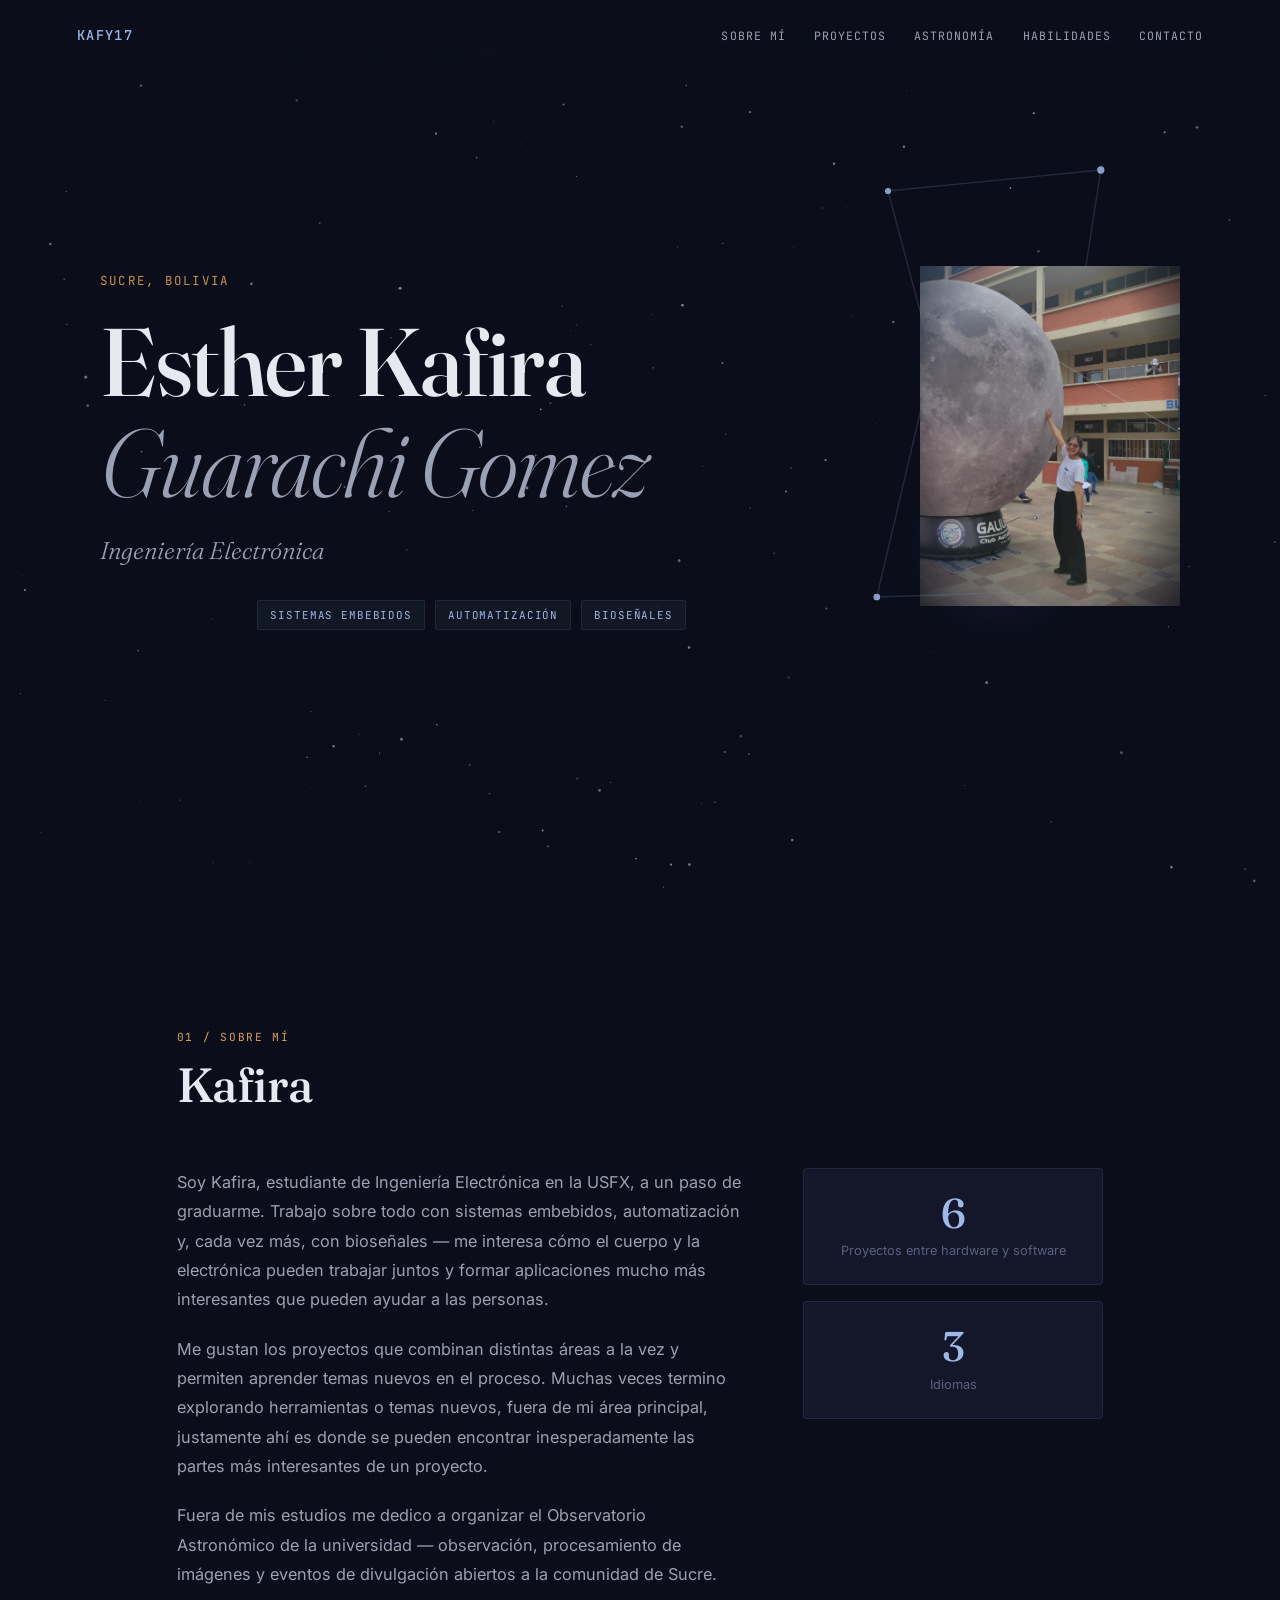
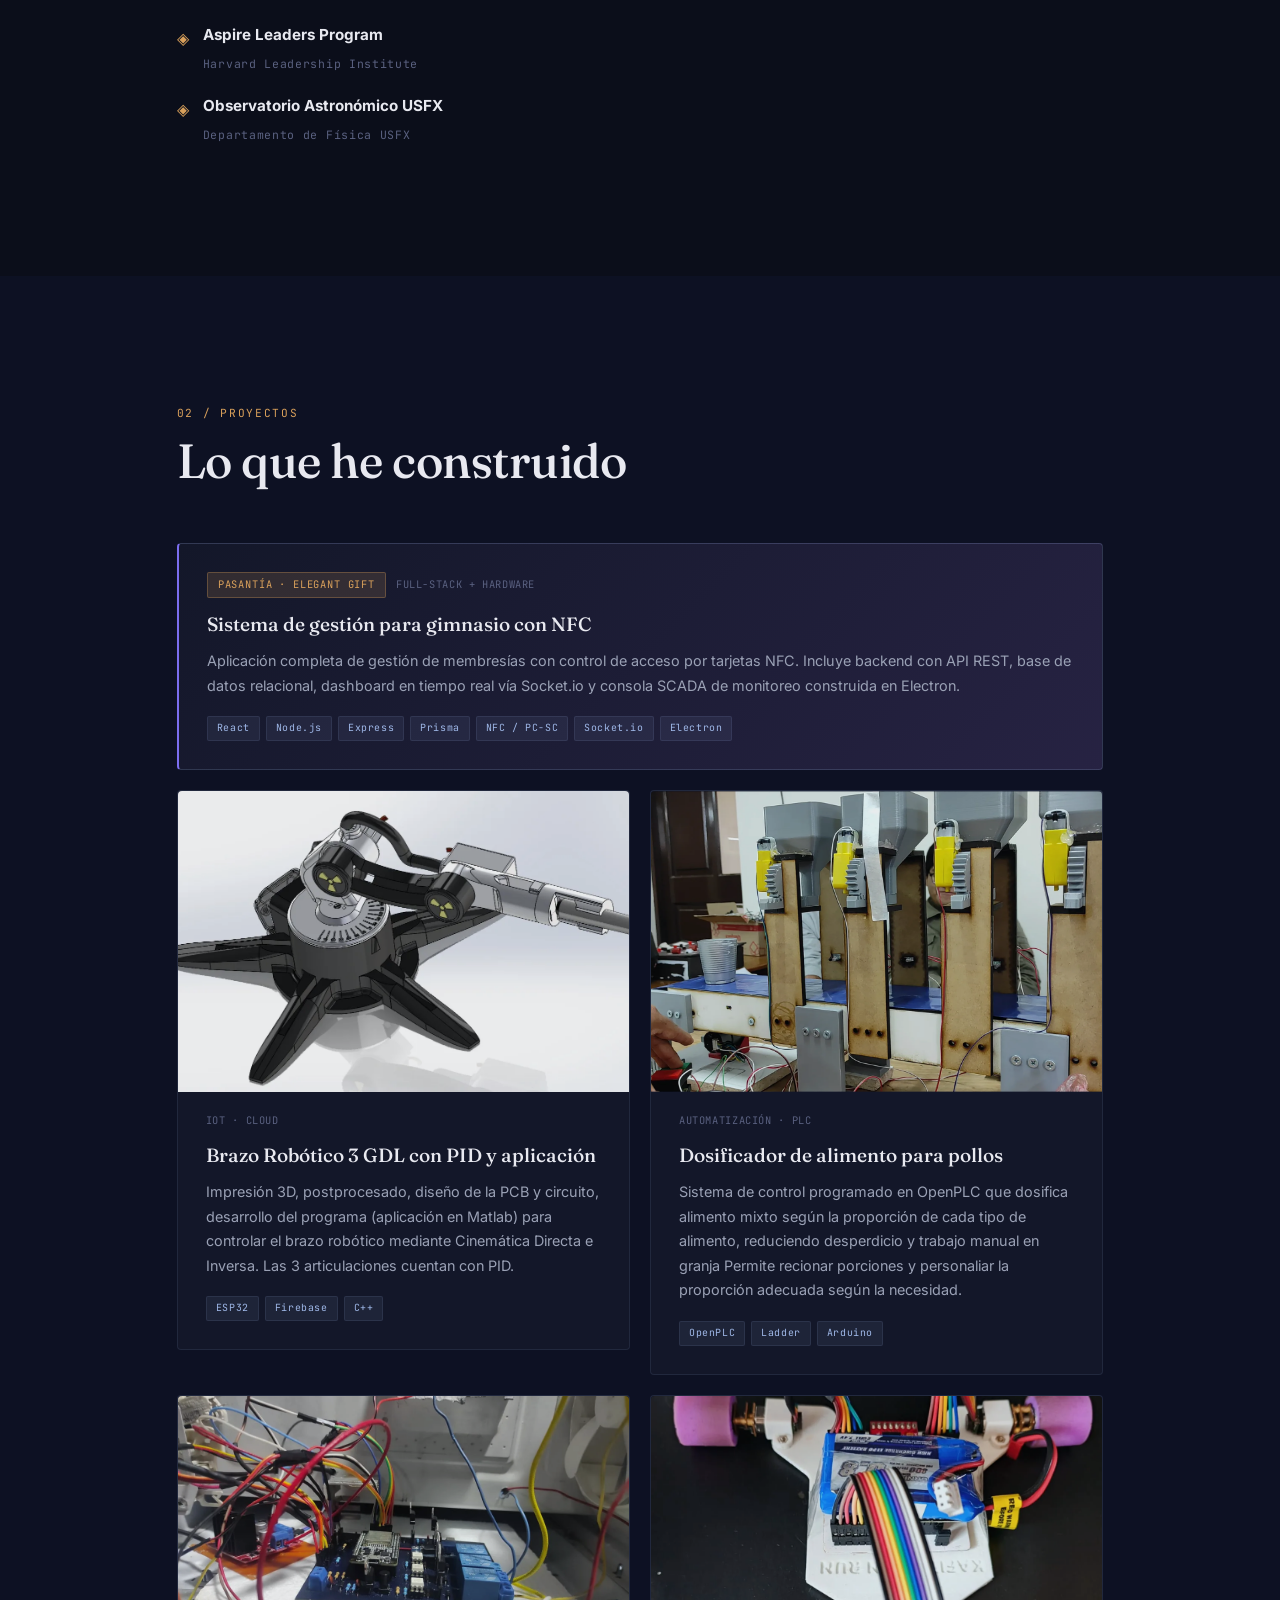
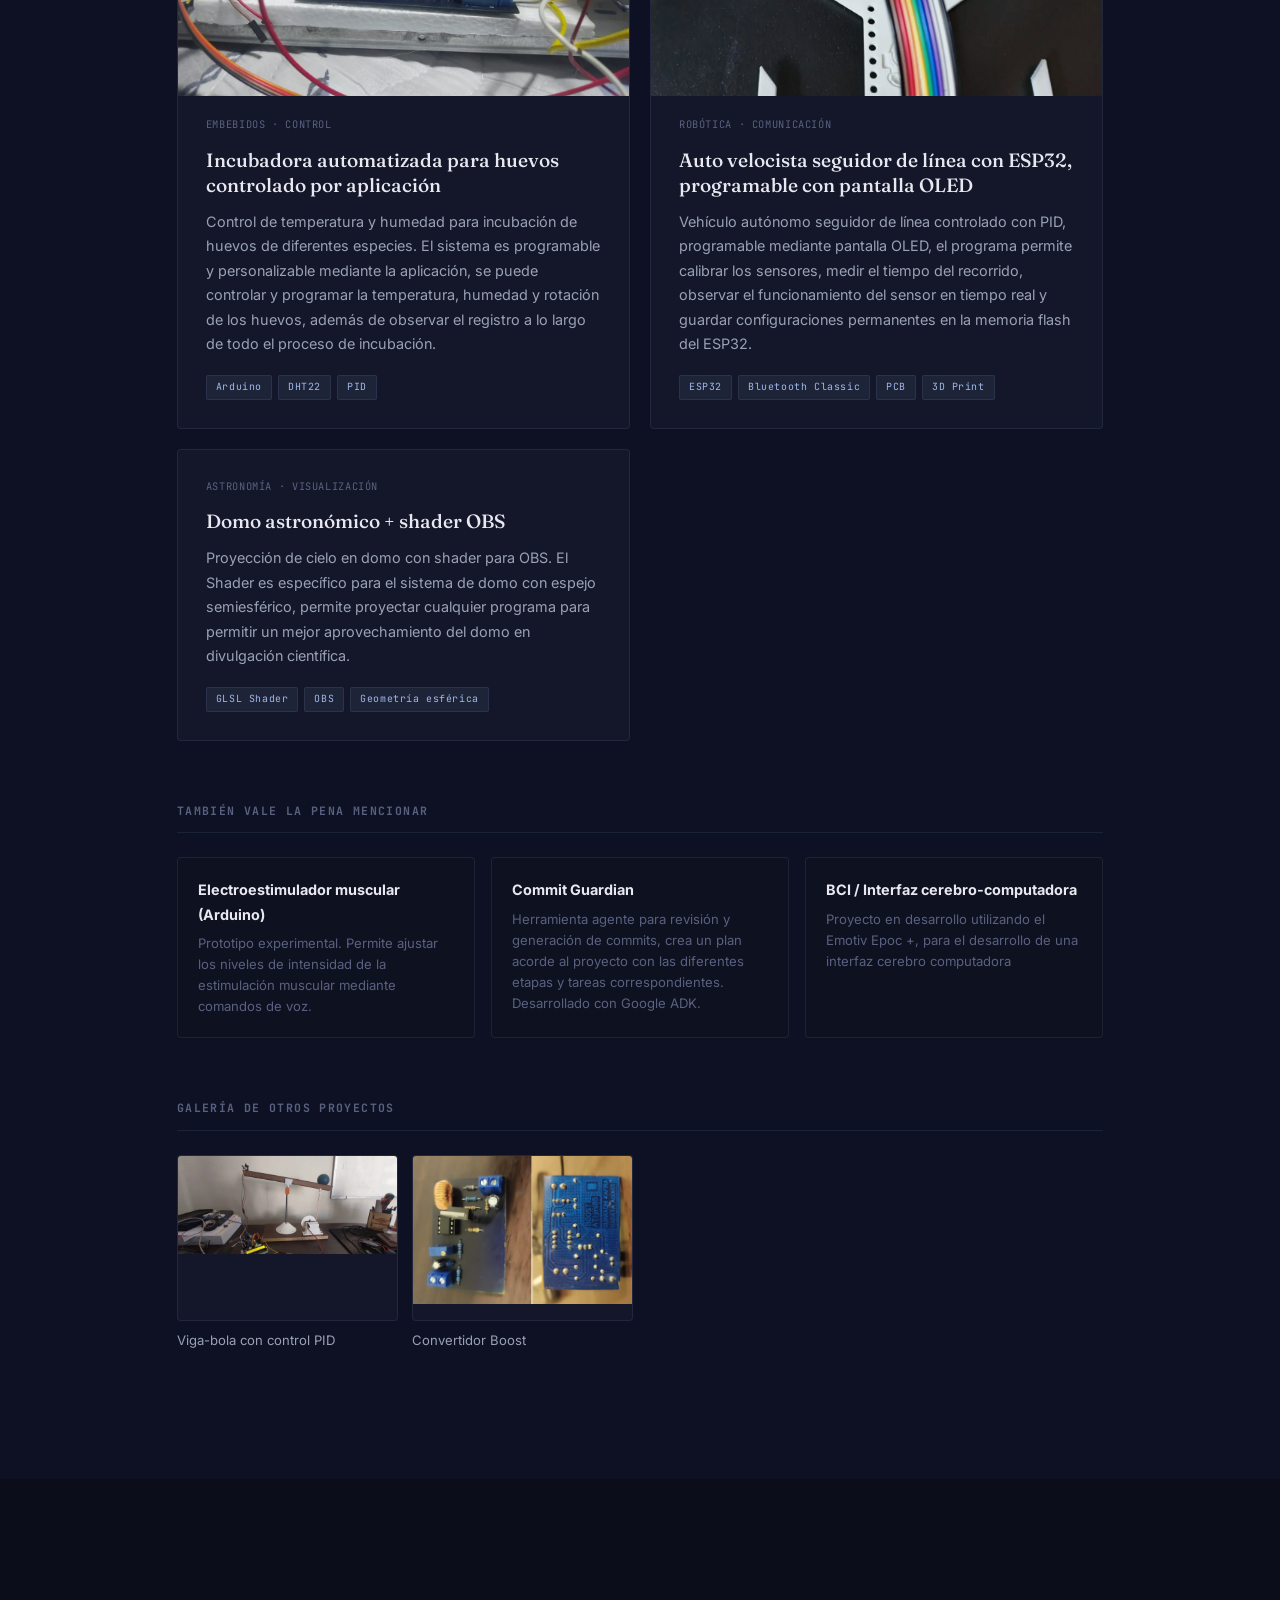
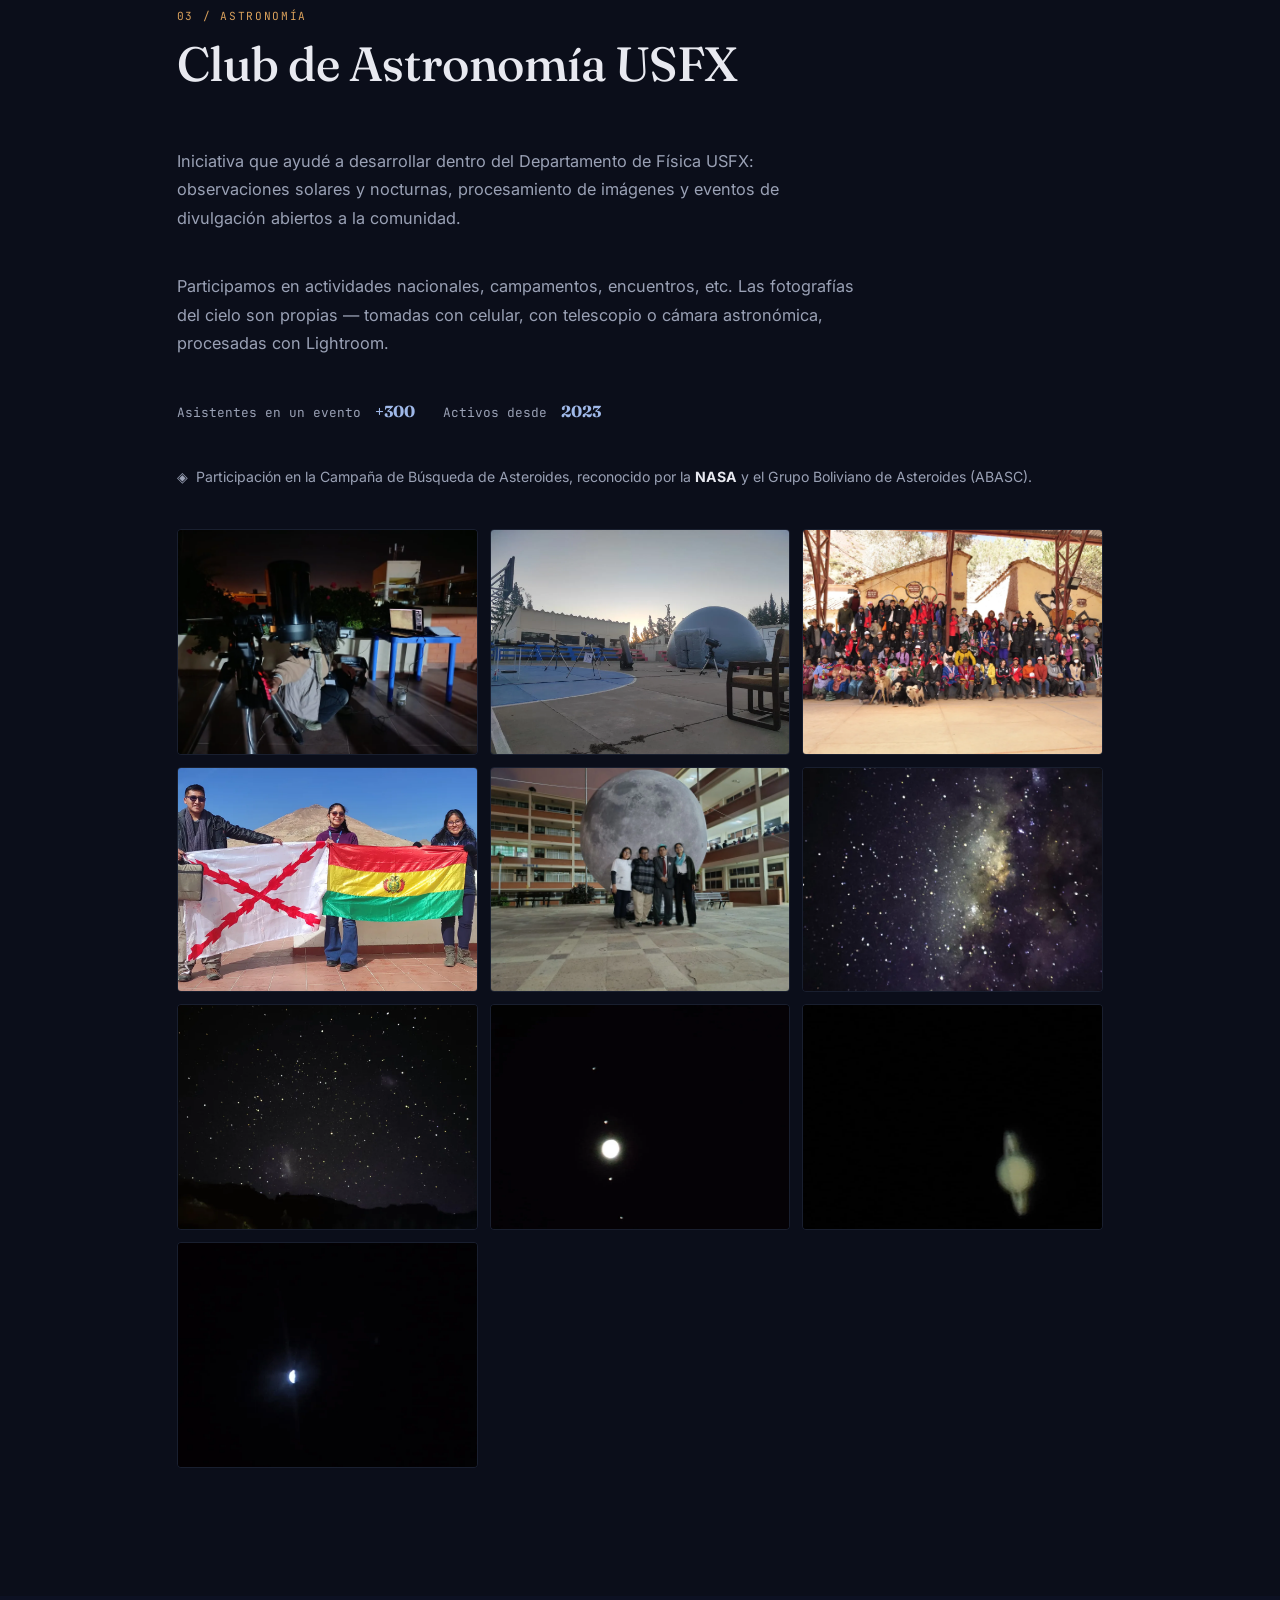
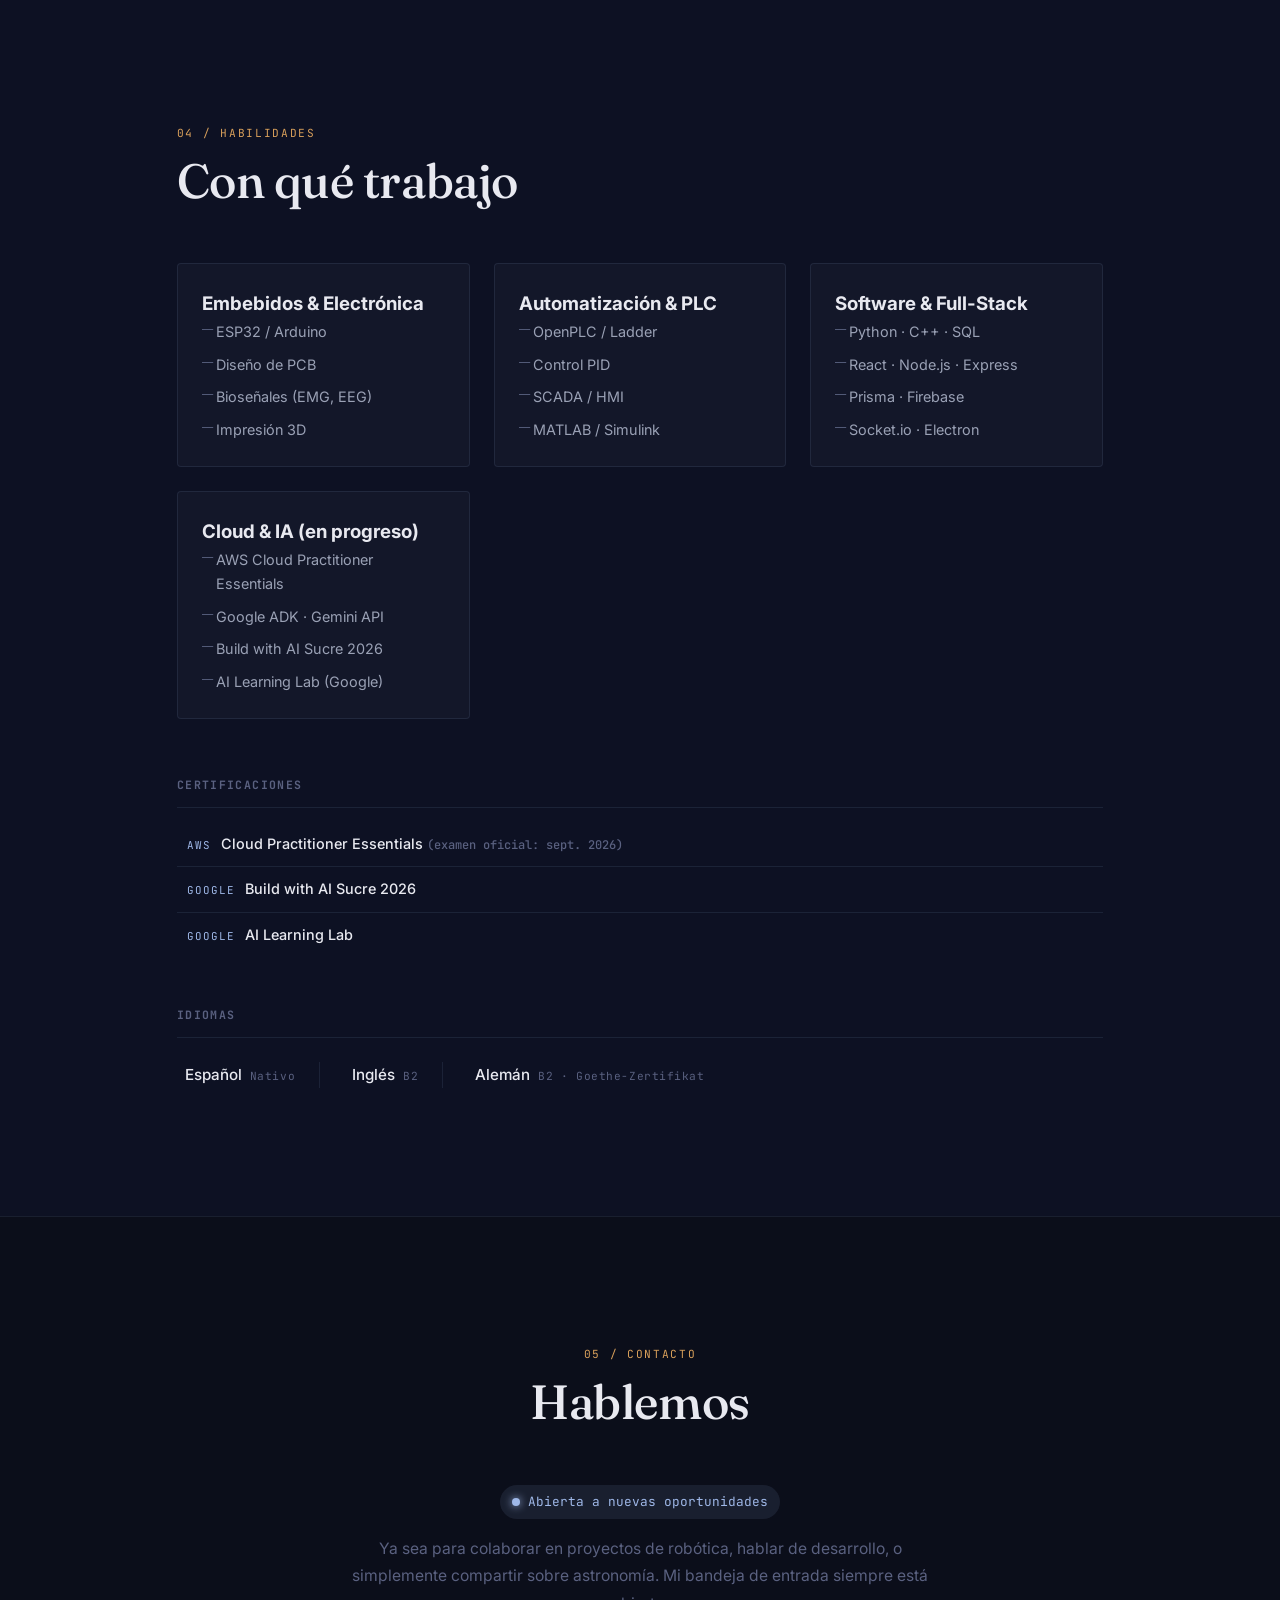
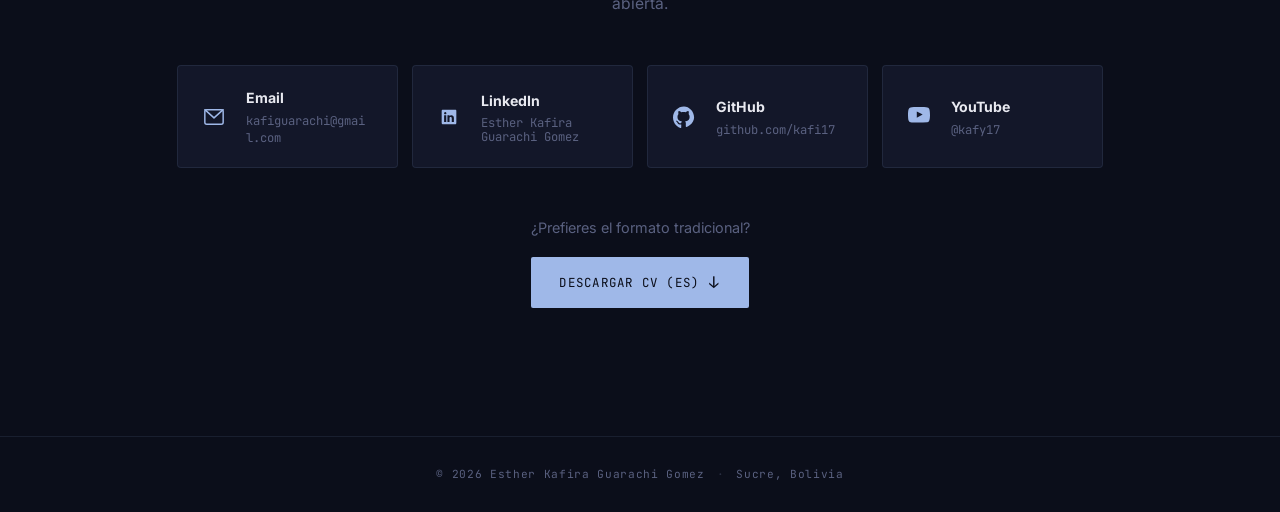
<file: index.html>
<!DOCTYPE html>
<html lang="es">
<head>
  <meta charset="UTF-8">
  <meta name="viewport" content="width=device-width, initial-scale=1.0">
  <title>Kafira — Ingeniería Electrónica | Sucre, Bolivia</title>
  <meta name="description" content="Portafolio de Esther Kafira Guarachi Gomez, Ingeniería Electrónica especializada en sistemas embebidos, automatización y bioseñales. Sucre, Bolivia.">

  <!-- Preconnect para velocidad de carga de fuentes -->
  <link rel="preconnect" href="https://fonts.googleapis.com">
  <link rel="preconnect" href="https://fonts.gstatic.com" crossorigin>
  <link href="https://fonts.googleapis.com/css2?family=Fraunces:ital,opsz,wght@0,9..144,300;0,9..144,500;0,9..144,600;1,9..144,300;1,9..144,400&family=Inter:wght@400;500;600&family=JetBrains+Mono:wght@400;500&display=swap" rel="stylesheet">

  <link rel="stylesheet" href="style.css?v=7">
</head>
<body>

  <canvas id="starfield" aria-hidden="true"></canvas>

  <!-- ─── Navegación ─────────────────────────────────────────────────── -->
  <nav id="nav" role="navigation" aria-label="Navegación principal">
    <span class="brand">kafy17</span>
    <button class="nav-toggle" id="nav-toggle" aria-label="Abrir menú" aria-expanded="false" aria-controls="nav-menu">
      <span></span><span></span><span></span>
    </button>
    <ul id="nav-menu">
      <li><a href="#sobre-mi">Sobre mí</a></li>
      <li><a href="#proyectos">Proyectos</a></li>
      <li><a href="#astronomia">Astronomía</a></li>
      <li><a href="#habilidades">Habilidades</a></li>
      <li><a href="#contacto">Contacto</a></li>
    </ul>
  </nav>

  <!-- ─── Hero ──────────────────────────────────────────────────────── -->
  <header class="hero" id="inicio">

    <!-- Orión: asterismo real (no inventado), con la nebulosa de Orión (M42)
         apenas visible bajo el cinturón, como se ve a simple vista, no como
         foto astronómica procesada. Elemento decorativo, no informativo. -->
    <svg class="hero-orion" viewBox="0 0 400 520" preserveAspectRatio="xMidYMid meet" aria-hidden="true">
      <defs>
        <radialGradient id="nebula-glow" cx="50%" cy="50%" r="50%">
          <stop class="nebula-stop-a" offset="0%" stop-opacity="0.14"/>
          <stop class="nebula-stop-b" offset="100%" stop-opacity="0"/>
        </radialGradient>
      </defs>
      <circle class="orion-nebula" cx="200" cy="330" r="70" fill="url(#nebula-glow)"/>
      <g class="orion-lines" fill="none">
        <line x1="272" y1="60"  x2="120" y2="75"/>
        <line x1="272" y1="60"  x2="248" y2="215"/>
        <line x1="120" y1="75"  x2="152" y2="195"/>
        <line x1="152" y1="195" x2="200" y2="205"/>
        <line x1="200" y1="205" x2="248" y2="215"/>
        <line x1="152" y1="195" x2="112" y2="365"/>
        <line x1="248" y1="215" x2="264" y2="360"/>
        <line x1="112" y1="365" x2="264" y2="360"/>
        <line x1="200" y1="205" x2="200" y2="300"/>
      </g>
      <g class="orion-stars">
        <circle cx="272" cy="60"  r="2.6"/>
        <circle cx="120" cy="75"  r="2.2"/>
        <circle cx="152" cy="195" r="1.8"/>
        <circle cx="200" cy="205" r="1.8"/>
        <circle cx="248" cy="215" r="1.8"/>
        <circle cx="112" cy="365" r="2.4"/>
        <circle cx="264" cy="360" r="2.2"/>
        <circle cx="200" cy="300" r="1.1" fill-opacity="0.55"/>
      </g>
    </svg>

    <div class="hero-content" data-animate>

      <!-- Columna izquierda: texto -->
      <div class="hero-text">
        <div class="eyebrow">Sucre, Bolivia</div>
        <h1>Esther Kafira<br><em>Guarachi Gomez</em></h1>
        <div class="role">Ingeniería Electrónica</div>
        <div class="hero-tags">
          <span class="tag">Sistemas Embebidos</span>
          <span class="tag">Automatización</span>
          <span class="tag">Bioseñales</span>
        </div>
      </div>

      <!-- Columna derecha: foto sin marco circular, en duotono del tema -->
      <div class="hero-photo-wrap">
        <div class="hero-photo">
          <img src="profile_photo.jpg"
               width="300" height="360"
               alt="Foto de Kafira"
               onerror="this.parentElement.classList.add('hero-photo--empty')">
        </div>
      </div>

    </div>
  </header>

  <main>

  <!-- ─── Sobre mí ───────────────────────────────────────────────────── -->
  <section id="sobre-mi" class="section">
    <div class="container">
      <div class="section-header">
        <div class="section-label">01 / Sobre mí</div>
        <h2>Kafira</h2>
      </div>
      <div class="about-grid">
        <div class="about-text">
          <p>
            Soy Kafira, estudiante de Ingeniería Electrónica en la USFX, a un paso de graduarme.
            Trabajo sobre todo con sistemas embebidos, automatización y, cada vez más, con
            bioseñales — me interesa cómo el cuerpo y la electrónica pueden trabajar juntos y
            formar aplicaciones mucho más interesantes que pueden ayudar a las personas.
          </p>
          <p>
            Me gustan los proyectos que combinan distintas áreas a la vez y permiten aprender temas nuevos en el proceso.
            Muchas veces termino explorando herramientas o temas nuevos, fuera de mi área principal, justamente ahí es
            donde se pueden encontrar inesperadamente las partes más interesantes de un proyecto.
          </p>
          <p>
            Fuera de mis estudios me dedico a organizar el Observatorio Astronómico de la universidad —
            observación, procesamiento de imágenes y eventos de divulgación abiertos a la
            comunidad de Sucre.
          </p>

          <div class="highlights">
            <div class="highlight-item">
              <div class="highlight-icon">◈</div>
              <div>
                <strong>Aspire Leaders Program</strong>
                <span>Harvard Leadership Institute</span>
              </div>
            </div>
            <div class="highlight-item">
              <div class="highlight-icon">◈</div>
              <div>
                <strong>Observatorio Astronómico USFX</strong>
                <span>Departamento de Física USFX</span>
              </div>
            </div>
          </div>
        </div>

        <div class="about-aside">
          <div class="stat-card">
            <div class="stat-number">6</div>
            <div class="stat-label">Proyectos entre hardware y software</div>
          </div>
          <div class="stat-card">
            <div class="stat-number">3</div>
            <div class="stat-label">Idiomas</div>
          </div>
        </div>
      </div>
    </div>
  </section>

  <!-- ─── Proyectos destacados ──────────────────────────────────────── -->
  <section id="proyectos" class="section section-alt">
    <div class="container">
      <div class="section-header">
        <div class="section-label">02 / Proyectos</div>
        <h2>Lo que he construido</h2>
      </div>

      <!-- Tarjetas completas -->
      <div class="projects-grid">

        <article class="project-card project-card--featured" data-animate>
          <div class="project-body">
            <div class="project-meta">
              <span class="project-badge">Pasantía · Elegant Gift</span>
              <span class="project-type">Full-Stack + Hardware</span>
            </div>
            <h3>Sistema de gestión para gimnasio con NFC</h3>
            <p>Aplicación completa de gestión de membresías con control de acceso por tarjetas NFC.
              Incluye backend con API REST, base de datos relacional, dashboard en tiempo real vía
              Socket.io y consola SCADA de monitoreo construida en Electron.</p>
            <div class="project-stack">
              <span>React</span><span>Node.js</span><span>Express</span>
              <span>Prisma</span><span>NFC / PC-SC</span><span>Socket.io</span><span>Electron</span>
            </div>
          </div>
        </article>

        <article class="project-card" data-animate>
          <div class="project-media">
            <img src="img/proyectos/simulacion-brazo-pid.webp" alt="Simulación de Brazo Robótico 3 GDL en MATLAB">
          </div>
          <div class="project-meta">
            <span class="project-type">IoT · Cloud</span>
          </div>
          <h3>Brazo Robótico 3 GDL con PID y aplicación</h3>
          <p>Impresión 3D, postprocesado, diseño de la PCB y circuito, desarrollo del programa
            (aplicación en Matlab) para controlar el brazo robótico mediante Cinemática Directa
             e Inversa. Las 3 articulaciones cuentan con PID.
          </p>
          <div class="project-stack">
            <span>ESP32</span><span>Firebase</span><span>C++</span>
          </div>
        </article>

        <article class="project-card" data-animate>
          <div class="project-media">
            <img src="img/proyectos/dosificador-pollos.webp" alt="Dosificador de alimento para pollos">
          </div>
          <div class="project-meta">
            <span class="project-type">Automatización · PLC</span>
          </div>
          <h3>Dosificador de alimento para pollos</h3>
          <p>Sistema de control programado en OpenPLC que dosifica alimento mixto según 
            la proporción de cada tipo de alimento, reduciendo desperdicio y 
            trabajo manual en granja Permite recionar porciones y personaliar la
             proporción adecuada según la necesidad.</p>
          <div class="project-stack">
            <span>OpenPLC</span><span>Ladder</span><span>Arduino</span>
          </div>
        </article>

        <article class="project-card" data-animate>
          <div class="project-media">
            <img src="img/proyectos/circuito-incubadora.webp" alt="Circuito de incubadora automatizada para huevos">
          </div>
          <div class="project-meta">
            <span class="project-type">Embebidos · Control</span>
          </div>
          <h3>Incubadora automatizada para huevos controlado por aplicación</h3>
          <p>Control de temperatura y humedad para incubación de huevos de diferentes especies.
            El sistema es programable y personalizable mediante la aplicación, se puede controlar
             y programar la temperatura, humedad y rotación de los huevos, además de observar el
             registro a lo largo de todo el proceso de incubación.
            </p>
          <div class="project-stack">
            <span>Arduino</span><span>DHT22</span><span>PID</span>
          </div>
        </article>

        <article class="project-card" data-animate>
          <div class="project-media">
            <img src="img/proyectos/auto-velocista.webp" alt="Auto velocista seguidor de línea con pantalla OLED">
          </div>
          <div class="project-meta">
            <span class="project-type">Robótica · Comunicación</span>
          </div>
          <h3>Auto velocista seguidor de línea con ESP32, programable con pantalla OLED</h3>
          <p>Vehículo autónomo seguidor de línea controlado con PID, programable mediante
            pantalla OLED, el programa permite calibrar los sensores, medir el tiempo del recorrido,
            observar el funcionamiento del sensor en tiempo real y guardar configuraciones permanentes
            en la memoria flash del ESP32.
          </p>
          <div class="project-stack">
            <span>ESP32</span><span>Bluetooth Classic</span><span>PCB</span><span>3D Print</span>
          </div>
        </article>

        <article class="project-card" data-animate>
          <div class="project-meta">
            <span class="project-type">Astronomía · Visualización</span>
          </div>
          <h3>Domo astronómico + shader OBS</h3>
          <p>Proyección de cielo en domo con shader para OBS.
            El Shader es específico para el sistema de domo con espejo semiesférico, permite proyectar
            cualquier programa para permitir un mejor aprovechamiento del domo en divulgación científica.
          </p>
          <div class="project-stack">
            <span>GLSL Shader</span><span>OBS</span><span>Geometría esférica</span>
          </div>
        </article>

      </div>

      <!-- Menciones breves -->
      <div class="mentions-section">
        <h3 class="mentions-title">También vale la pena mencionar</h3>
        <div class="mentions-grid">
          <div class="mention-item">
            <strong>Electroestimulador muscular (Arduino)</strong>
            <p>Prototipo experimental. Permite ajustar los niveles de intensidad de la estimulación
              muscular mediante comandos de voz.</p>
          </div>
          <div class="mention-item">
            <strong>Commit Guardian</strong>
            <p>Herramienta agente para revisión y generación de commits, crea un plan acorde al proyecto
              con las diferentes etapas y tareas correspondientes. Desarrollado con Google ADK.</p>
          </div>
          <div class="mention-item">
            <strong>BCI / Interfaz cerebro-computadora</strong>
            <p>Proyecto en desarrollo utilizando el Emotiv Epoc +, para el desarrollo de una 
              interfaz cerebro computadora</p>
          </div>
        </div>
      </div>

      <!-- Galería compacta -->
      <div class="gallery-section">
        <h3 class="gallery-title">Galería de otros proyectos</h3>
        <div class="gallery-grid">

          <div class="gallery-item">
            <div class="gallery-thumb">
              <img src="img/proyectos/viga-bola.webp"
                   alt="Sistema viga-bola con control PID" loading="lazy">
            </div>
            <span>Viga-bola con control PID</span>
          </div>

          <div class="gallery-item">
            <div class="gallery-thumb">
              <img src="img/proyectos/conversor-boost-completo.webp"
                   alt="Convertidor Boost — vista del circuito completo" loading="lazy">
            </div>
            <span>Convertidor Boost</span>
          </div>

        </div>
      </div>

    </div>
  </section>

  <!-- ─── Astronomía ────────────────────────────────────────────────── -->
  <section id="astronomia" class="section">
    <div class="container">
      <div class="section-header">
        <div class="section-label">03 / Astronomía</div>
        <h2>Club de Astronomía USFX</h2>
      </div>
      <p class="section-intro">
        Iniciativa que ayudé a desarrollar dentro del Departamento de Física USFX: observaciones
        solares y nocturnas, procesamiento de imágenes y eventos de divulgación abiertos a la
        comunidad.
      </p>
      <p class="section-intro">
        Participamos en actividades nacionales, campamentos, encuentros, etc.
        Las fotografías del cielo son propias — tomadas con celular, con telescopio o cámara astronómica, 
        procesadas con Lightroom.
      </p>

      <div class="astro-stats">
        <div class="astro-stat-inline">
          <span class="astro-stat-label">Asistentes en un evento</span>
          <strong>+300</strong>
        </div>
        <div class="astro-stat-inline">
          <span class="astro-stat-label">Activos desde</span>
          <strong>2023</strong>
        </div>
      </div>

      <p class="astro-note">
        ◈ &nbsp;Participación en la Campaña de Búsqueda de Asteroides, reconocido por la
        <strong>NASA</strong> y el Grupo Boliviano de Asteroides (ABASC).
      </p>

      <div class="lightbox-grid" id="astro-gallery" role="list" aria-label="Galería del club de astronomía">

        <div class="lb-thumb" role="listitem" tabindex="0"
             data-src="img/astronomia/foto-kafy-observacion.webp"
             data-caption="Sesión de observación nocturna del club de astronomía USFX. Toma de Fotografia lunar con programa especializado, telescopio motorizado y cámara astronómica."
             data-label="Sesión de observación">
          <img src="img/astronomia/foto-kafy-observacion.webp"
               alt="Sesión de observación nocturna del club de astronomía USFX" loading="lazy">
          <div class="lb-hover-label"><span>Sesión de observación</span></div>
        </div>

        <div class="lb-thumb" role="listitem" tabindex="0"
             data-src="img/astronomia/foto-observatorio-equipo.webp"
             data-caption="Equipo y telescopio del club de astronomía del Departamento de Física USFX"
             data-label="Equipo del observatorio">
          <img src="img/astronomia/foto-observatorio-equipo.webp"
               alt="Equipo y telescopio del club de astronomía USFX" loading="lazy">
          <div class="lb-hover-label"><span>Equipo del observatorio</span></div>
        </div>

        <div class="lb-thumb" role="listitem" tabindex="0"
             data-src="img/astronomia/foto-comunidad-campamento-astronomico-2023.webp"
             data-caption="Comunidad de Chiracoro, Potosí, durante el campamento astronómico 2023. Actividad de divulgación organizada por el Departamento de Física USFX para acercar la astronomía a comunidades fuera de la ciudad, fomentar el turismo en la zona y facilitar las alianzas entre clubes de astronomía en Bolivia"
             data-label="Chiracoro, Potosí — 2023">
          <img src="img/astronomia/foto-comunidad-campamento-astronomico-2023.webp"
               alt="Comunidad de Chiracoro, Potosí, durante el campamento astronómico 2023" loading="lazy">
          <div class="lb-hover-label"><span>Chiracoro, Potosí — 2023</span></div>
        </div>

        <div class="lb-thumb" role="listitem" tabindex="0"
             data-src="img/astronomia/foto-potosi-campamento-astronomico-representantes-sucre.webp"
             data-caption="Representantes del Departamento de Física USFX en el campamento astronómico de Potosí, 2023. Representando a Sucre en este encuentro entre clubes de astronomía en Bolivia."
             data-label="Representantes USFX en Potosí">
          <img src="img/astronomia/foto-potosi-campamento-astronomico-representantes-sucre.webp"
               alt="Integrantes del Departamento de Física USFX en el campamento astronómico de Potosí 2023" loading="lazy">
          <div class="lb-hover-label"><span>Representantes USFX en Potosí</span></div>
        </div>

        <div class="lb-thumb" role="listitem" tabindex="0"
             data-src="img/astronomia/foto-luna-inflable-ings.webp"
             data-caption="Junto a Docentes e Integrantes del Departamento de Física USFX, en la Feria de Física universitaria."
             data-label="Feria de Física — luna inflable">
          <img src="img/astronomia/foto-luna-inflable-ings.webp"
               alt="Docentes del Departamento de Física USFX con la luna inflable del Club Galileo de Potosí en la Feria de Física" loading="lazy">
          <div class="lb-hover-label"><span>Feria de Física — luna inflable</span></div>
        </div>

        <div class="lb-thumb" role="listitem" tabindex="0"
             data-src="img/astronomia/foto-brazo-via-lactea-by-kafy17.webp"
             data-caption="Brazo de la Vía Láctea fotografiado en Potosí con celular y procesado en Lightroom. Fotografía: kafy17."
             data-label="Vía Láctea — kafy17">
          <img src="img/astronomia/foto-brazo-via-lactea-by-kafy17.webp"
               alt="Brazo de la Vía Láctea fotografiado con celular desde Sucre y procesado en Lightroom por kafy17" loading="lazy">
          <div class="lb-hover-label"><span>Vía Láctea — kafy17</span></div>
        </div>

        <div class="lb-thumb" role="listitem" tabindex="0"
             data-src="img/astronomia/foto-nube-magallanes-by-kafy17.webp"
             data-caption="Nubes de Magallanes — galaxias satélites de la Vía Láctea, visibles a simple vista desde el hemisferio sur. Fotografiadas con celular desde Potosi y procesadas en Lightroom. Fotografía: kafy17."
             data-label="Nubes de Magallanes — kafy17">
          <img src="img/astronomia/foto-nube-magallanes-by-kafy17.webp"
               alt="Nubes de Magallanes fotografiadas con celular desde Sucre y procesadas en Lightroom por kafy17" loading="lazy">
          <div class="lb-hover-label"><span>Nubes de Magallanes — kafy17</span></div>
        </div>

        <div class="lb-thumb" role="listitem" tabindex="0"
             data-src="img/astronomia/foto-jupiter-by-kafy17.webp"
             data-caption="Júpiter y sus Satelites, fotografiado desde Sucre con celular y telescopio. Fotografía: kafy17."
             data-label="Júpiter — kafy17">
          <img src="img/astronomia/foto-jupiter-by-kafy17.webp"
               alt="Júpiter fotografiado con celular desde Sucre y procesado en Lightroom por kafy17" loading="lazy">
          <div class="lb-hover-label"><span>Júpiter — kafy17</span></div>
        </div>

        <div class="lb-thumb" role="listitem" tabindex="0"
             data-src="img/astronomia/foto-saturno-by-kafy17.webp"
             data-caption="Saturno capturado con la cámara astronómica Orion StarShoot 5MP del club sinprocesar. Fotografía: kafy17."
             data-label="Saturno — kafy17">
          <img src="img/astronomia/foto-saturno-by-kafy17.webp"
               alt="Saturno capturado con cámara astronómica Orion StarShoot 5MP y procesado con PIPP, AutoStakkert y RegiStax por kafy17" loading="lazy">
          <div class="lb-hover-label"><span>Saturno — kafy17</span></div>
        </div>

        <div class="lb-thumb" role="listitem" tabindex="0"
             data-src="img/astronomia/foto-venus-by-kafy17.webp"
             data-caption="Venus en fase creciente, fotografiado con celular desde Sucre. Las fases de Venus — análogas a las lunares — son observables con telescopios de apertura moderada. Fotografía: kafy17."
             data-label="Venus — kafy17">
          <img src="img/astronomia/foto-venus-by-kafy17.webp"
               alt="Venus en fase creciente fotografiado con celular desde Sucre y procesado en Lightroom por kafy17" loading="lazy">
          <div class="lb-hover-label"><span>Venus — kafy17</span></div>
        </div>

      </div>
    </div>
  </section>

  <!-- ─── Habilidades ───────────────────────────────────────────────── -->
  <section id="habilidades" class="section section-alt">
    <div class="container">
      <div class="section-header">
        <div class="section-label">04 / Habilidades</div>
        <h2>Con qué trabajo</h2>
      </div>

      <div class="skills-grid">

        <div class="skill-group">
          <h3>Embebidos &amp; Electrónica</h3>
          <ul>
            <li>ESP32 / Arduino</li>
            <li>Diseño de PCB</li>
            <li>Bioseñales (EMG, EEG)</li>
            <li>Impresión 3D</li>
          </ul>
        </div>

        <div class="skill-group">
          <h3>Automatización &amp; PLC</h3>
          <ul>
            <li>OpenPLC / Ladder</li>
            <li>Control PID</li>
            <li>SCADA / HMI</li>
            <li>MATLAB / Simulink</li>
          </ul>
        </div>

        <div class="skill-group">
          <h3>Software &amp; Full-Stack</h3>
          <ul>
            <li>Python · C++ · SQL</li>
            <li>React · Node.js · Express</li>
            <li>Prisma · Firebase</li>
            <li>Socket.io · Electron</li>
          </ul>
        </div>

        <div class="skill-group">
          <h3>Cloud &amp; IA (en progreso)</h3>
          <ul>
            <li>AWS Cloud Practitioner Essentials</li>
            <li>Google ADK · Gemini API</li>
            <li>Build with AI Sucre 2026</li>
            <li>AI Learning Lab (Google)</li>
          </ul>
        </div>

      </div>

      <!-- Certificaciones destacadas -->
      <div class="certs-section">
        <h3 class="certs-title">Certificaciones</h3>
        <ul class="certs-list">
          <li>
            <span class="cert-index"></span>
            <span class="cert-issuer">AWS</span>
            <span class="cert-name">Cloud Practitioner Essentials <span class="cert-note">(examen oficial: sept. 2026)</span></span>
          </li>
          <li>
            <span class="cert-index"></span>
            <span class="cert-issuer">Google</span>
            <span class="cert-name">Build with AI Sucre 2026</span>
          </li>
          <li>
            <span class="cert-index"></span>
            <span class="cert-issuer">Google</span>
            <span class="cert-name">AI Learning Lab</span>
          </li>
        </ul>
      </div>

      <!-- Idiomas -->
      <div class="languages-section">
        <h3 class="languages-title">Idiomas</h3>
        <ul class="languages-list">
          <li><span class="lang-index"></span><span class="lang-name">Español</span><span class="lang-level">Nativo</span></li>
          <li><span class="lang-index"></span><span class="lang-name">Inglés</span><span class="lang-level">B2</span></li>
          <li><span class="lang-index"></span><span class="lang-name">Alemán</span><span class="lang-level">B2 · Goethe-Zertifikat</span></li>
        </ul>
      </div>

    </div>
  </section>

  <!-- ─── Contacto / CV ─────────────────────────────────────────────── -->
  <section id="contacto" class="section section-contact">
    <div class="container">
      <div class="section-header section-header--center">
        <div class="section-label">05 / Contacto</div>
        <h2>Hablemos</h2>
      </div>

      <div class="contact-intro">
        <div class="status-badge">
          <span class="status-dot"></span>
          Abierta a nuevas oportunidades
        </div>
        <p>
          Ya sea para colaborar en proyectos de robótica, hablar de desarrollo, 
          o simplemente compartir sobre astronomía. Mi bandeja de entrada siempre está abierta.
        </p>
      </div>

      <div class="contact-grid">

        <a href="mailto:kafiguarachi@gmail.com" class="contact-link" id="contact-email">
          <span class="contact-icon" aria-hidden="true">
            <svg viewBox="0 0 24 24" fill="none" stroke="currentColor" stroke-width="1.6" stroke-linecap="round" stroke-linejoin="round">
              <rect x="2" y="4" width="20" height="16" rx="2"/>
              <polyline points="2,4 12,13 22,4"/>
            </svg>
          </span>
          <div class="contact-text">
            <strong>Email</strong>
            <span>kafiguarachi@gmail.com</span>
          </div>
        </a>

        <a href="https://www.linkedin.com/in/esther-kafira-guarachi-gomez-289892150/" class="contact-link" id="contact-linkedin" target="_blank" rel="noopener noreferrer">
          <span class="contact-icon" aria-hidden="true">
            <svg viewBox="0 0 24 24" fill="currentColor">
              <path d="M18.72 3.99997H5.37C5.19793 3.99191 5.02595 4.01786 4.86392 4.07635C4.70189 4.13484 4.55299 4.22471 4.42573 4.34081C4.29848 4.45692 4.19537 4.59699 4.12232 4.75299C4.04927 4.909 4.0077 5.07788 4 5.24997V18.63C4.01008 18.9901 4.15766 19.3328 4.41243 19.5875C4.6672 19.8423 5.00984 19.9899 5.37 20H18.72C19.0701 19.9844 19.4002 19.8322 19.6395 19.5761C19.8788 19.32 20.0082 18.9804 20 18.63V5.24997C20.0029 5.08247 19.9715 4.91616 19.9078 4.76122C19.8441 4.60629 19.7494 4.466 19.6295 4.34895C19.5097 4.23191 19.3672 4.14059 19.2108 4.08058C19.0544 4.02057 18.8874 3.99314 18.72 3.99997ZM9 17.34H6.67V10.21H9V17.34ZM7.89 9.12997C7.72741 9.13564 7.5654 9.10762 7.41416 9.04768C7.26291 8.98774 7.12569 8.89717 7.01113 8.78166C6.89656 8.66615 6.80711 8.5282 6.74841 8.37647C6.6897 8.22474 6.66301 8.06251 6.67 7.89997C6.66281 7.73567 6.69004 7.57169 6.74995 7.41854C6.80986 7.26538 6.90112 7.12644 7.01787 7.01063C7.13463 6.89481 7.2743 6.80468 7.42793 6.74602C7.58157 6.68735 7.74577 6.66145 7.91 6.66997C8.07259 6.66431 8.2346 6.69232 8.38584 6.75226C8.53709 6.8122 8.67431 6.90277 8.78887 7.01828C8.90344 7.13379 8.99289 7.27174 9.05159 7.42347C9.1103 7.5752 9.13699 7.73743 9.13 7.89997C9.13719 8.06427 9.10996 8.22825 9.05005 8.3814C8.99014 8.53456 8.89888 8.6735 8.78213 8.78931C8.66537 8.90513 8.5257 8.99526 8.37207 9.05392C8.21843 9.11259 8.05423 9.13849 7.89 9.12997ZM17.34 17.34H15V13.44C15 12.51 14.67 11.87 13.84 11.87C13.5822 11.8722 13.3313 11.9541 13.1219 12.1045C12.9124 12.2549 12.7546 12.4664 12.67 12.71C12.605 12.8926 12.5778 13.0865 12.59 13.28V17.34H10.29V10.21H12.59V11.21C12.7945 10.8343 13.0988 10.5225 13.4694 10.3089C13.84 10.0954 14.2624 9.98848 14.69 9.99997C16.2 9.99997 17.34 11 17.34 13.13V17.34Z"/>
            </svg>
          </span>
          <div class="contact-text">
            <strong>LinkedIn</strong>
            <span class="contact-name">Esther Kafira Guarachi Gomez</span>
          </div>
        </a>

        <a href="https://github.com/kafi17" class="contact-link" id="contact-github" target="_blank" rel="noopener noreferrer">
          <span class="contact-icon" aria-hidden="true">
            <svg viewBox="0 0 20 20" fill="currentColor">
              <path d="M10,0.408 C4.478,0.408 0,4.886 0,10.408 C0,14.837 2.862,18.679 6.833,20.036 C7.326,20.137 7.506,19.817 7.506,19.544 C7.506,19.206 7.494,18.102 7.494,16.73 C7.494,16.73 4.738,17.334 4.168,15.486 C4.168,15.486 3.726,14.324 3.083,14.027 C3.083,14.027 2.099,13.351 3.152,13.364 C3.152,13.364 4.224,13.454 4.813,14.487 C5.738,16.092 7.277,15.63 7.52,15.356 C7.616,14.677 7.891,14.215 8.194,13.951 C6.143,13.716 4.067,13.124 4.067,9.768 C4.067,8.784 4.407,7.974 4.987,7.34 C4.884,7.081 4.541,6.038 5.086,4.626 C5.086,4.626 5.924,4.351 7.506,5.677 C8.172,5.491 8.879,5.396 9.586,5.392 C10.293,5.396 11,5.491 11.668,5.677 C13.25,4.342 14.088,4.626 14.088,4.626 C14.633,6.038 14.29,7.081 14.187,7.34 C14.769,7.974 15.107,8.775 15.107,9.768 C15.107,13.133 13.025,13.713 10.967,13.943 C11.339,14.237 11.666,14.808 11.666,15.704 C11.666,16.989 11.654,18.302 11.654,18.544 C11.654,18.76 11.838,19.077 12.337,18.982 C16.308,17.627 19.173,13.783 19.173,10.408 C19.173,4.886 14.695,0.408 10,0.408"/>
            </svg>
          </span>
          <div class="contact-text">
            <strong>GitHub</strong>
            <span>github.com/kafi17</span>
          </div>
        </a>

        <a href="https://youtube.com/@kafy17" class="contact-link" id="contact-youtube" target="_blank" rel="noopener noreferrer">
          <span class="contact-icon" aria-hidden="true">
            <svg viewBox="0 -3 20 20" fill="currentColor">
              <path d="M7.988,7.586 L7.988,1.974 C9.98,2.912 11.523,3.817 13.348,4.793 C11.843,5.628 9.98,6.565 7.988,7.586 M19.091,-0.817 C18.747,-1.27 18.162,-1.622 17.538,-1.739 C15.705,-2.087 4.271,-2.088 2.439,-1.739 C1.939,-1.645 1.494,-1.419 1.111,-1.067 C-0.5,0.429 0.005,8.452 0.393,9.751 C0.557,10.313 0.768,10.719 1.034,10.986 C1.376,11.338 1.845,11.58 2.384,11.689 C3.893,12.001 11.668,12.175 17.506,11.735 C18.044,11.642 18.52,11.391 18.896,11.024 C20.386,9.535 20.284,1.062 19.091,-0.817"/>
            </svg>
          </span>
          <div class="contact-text">
            <strong>YouTube</strong>
            <span>@kafy17</span>
          </div>
        </a>

      </div>

      <div class="cv-block">
        <p>¿Prefieres el formato tradicional?</p>
        <a href="CV_Kafy_Guarachi_ES.docx" class="btn-cv" id="btn-cv-download" download>
          Descargar CV (es)
          <span class="btn-arrow">↓</span>
        </a>
      </div>

    </div>
  </section>

  </main>

  <!-- ─── Footer ────────────────────────────────────────────────────── -->
  <footer class="footer" role="contentinfo">
    <div class="container">
      <span>© 2026 Esther Kafira Guarachi Gomez</span>
      <span class="footer-sep">·</span>
      <span>Sucre, Bolivia</span>
    </div>
  </footer>

  <!-- ?v=3 fuerza que el navegador cargue la versión actualizada sin usar caché -->
  <script src="script.js?v=3" defer></script>

</body>
</html>
</file>
<file: style.css>
/* ===================================================================
   KAFIRA PORTFOLIO — style.css
   Estructura:
   1. Variables / Design tokens
   2. Reset & base
   3. Layout helpers
   4. Navegación
   5. Hero
   6. Secciones genéricas
   7. Sobre mí
   8. Proyectos
   9. Astronomía
   10. Habilidades
   11. Contacto & Footer
   12. Animaciones
   13. Media queries
=================================================================== */

/* ─── 1. Variables ────────────────────────────────────────────────── */
:root {
  /* Colores base */
  --bg:        #0B0E1A;
  --bg-2:      #10142a;
  --bg-card:   #131729;
  --bg-card-2: #0e1120;

  /* Texto */
  --text:      #E8E9F0;
  --text-dim:  #9AA1B5;
  --text-muted:#5A6180;

  /* Acentos */
  --star:      #9FB8E8;
  --accent:    #D9A05B;
  --accent-2:  #7B6EF0;
  --nebula:    #3A2E5C;

  /* Bordes */
  --border:    rgba(159, 184, 232, 0.1);
  --border-hover: rgba(159, 184, 232, 0.25);

  /* Tipografía */
  --font-sans: 'Inter', sans-serif;
  --font-serif: 'Fraunces', serif;
  --font-mono: 'JetBrains Mono', monospace;

  /* Espaciado base */
  --section-pad: clamp(80px, 10vw, 140px);
  --container-max: 1080px;
  --container-pad: clamp(20px, 6vw, 80px);

  /* Transiciones */
  --ease: cubic-bezier(0.4, 0, 0.2, 1);
  --transition: 0.25s var(--ease);
}

/* ─── 2. Reset & base ─────────────────────────────────────────────── */
*, *::before, *::after {
  margin: 0;
  padding: 0;
  box-sizing: border-box;
}

html {
  scroll-behavior: smooth;
  font-size: 16px;
}

body {
  background: var(--bg);
  color: var(--text);
  font-family: var(--font-sans);
  line-height: 1.7;
  overflow-x: hidden;
  min-height: 100vh;
}

img {
  max-width: 100%;
  display: block;
}

a {
  color: inherit;
  text-decoration: none;
}

ul {
  list-style: none;
}

/* ─── 3. Layout helpers ───────────────────────────────────────────── */
.container {
  max-width: var(--container-max);
  margin-inline: auto;
  padding-inline: var(--container-pad);
}

/* ─── 4. Canvas (starfield) ───────────────────────────────────────── */
#starfield {
  position: fixed;
  inset: 0;
  width: 100%;
  height: 100%;
  z-index: 0;
  pointer-events: none;
}

/* Orión — asterismo real, ambiental, detrás del contenido del hero.
   z-index:-1 lo mantiene por debajo del texto pero dentro del stacking
   context de .hero (que ya está por encima del canvas de fondo). */
.hero-orion {
  position: absolute;
  top: 0;
  right: 0;
  width: min(52vw, 560px);
  height: 100%;
  z-index: -1;
  opacity: 0.85;
  pointer-events: none;
}

.orion-lines line { stroke: var(--star); stroke-width: 1; stroke-opacity: 0.2; }
.orion-stars circle { fill: var(--star); }
.nebula-stop-a { stop-color: var(--accent-2); }
.nebula-stop-b { stop-color: var(--accent-2); }

/* ─── 5. Navegación ───────────────────────────────────────────────── */
nav {
  position: fixed;
  inset-block-start: 0;
  inset-inline: 0;
  z-index: 100;
  display: flex;
  justify-content: space-between;
  align-items: center;
  padding: 24px var(--container-pad);
  font-family: var(--font-mono);
  font-size: 0.72rem;
  letter-spacing: 0.09em;
  text-transform: uppercase;
  backdrop-filter: blur(8px);
  -webkit-backdrop-filter: blur(8px);
  background: linear-gradient(to bottom, rgba(11, 14, 26, 0.85), transparent);
  transition: background var(--transition);
}

nav.scrolled {
  background: rgba(11, 14, 26, 0.92);
  border-bottom: 1px solid var(--border);
}

.brand {
  color: var(--star);
  font-weight: 500;
  font-size: 0.85rem;
  letter-spacing: 0.1em;
}

#nav-menu {
  display: flex;
  gap: 28px;
}

nav a {
  color: var(--text-dim);
  transition: color var(--transition);
  position: relative;
}

nav a::after {
  content: '';
  position: absolute;
  bottom: -2px;
  left: 0;
  width: 0;
  height: 1px;
  background: var(--star);
  transition: width var(--transition);
}

nav a:hover,
nav a:focus-visible {
  color: var(--text);
}

nav a:hover::after {
  width: 100%;
}

nav a:focus-visible {
  outline: 1px solid var(--star);
  outline-offset: 4px;
  border-radius: 2px;
}

/* Hamburger (mobile) */
.nav-toggle {
  display: none;
  flex-direction: column;
  gap: 5px;
  background: none;
  border: none;
  cursor: pointer;
  padding: 4px;
}

.nav-toggle span {
  display: block;
  width: 22px;
  height: 1px;
  background: var(--text-dim);
  transition: transform var(--transition), opacity var(--transition);
}

.nav-toggle[aria-expanded="true"] span:nth-child(1) {
  transform: translateY(6px) rotate(45deg);
}

.nav-toggle[aria-expanded="true"] span:nth-child(2) {
  opacity: 0;
}

.nav-toggle[aria-expanded="true"] span:nth-child(3) {
  transform: translateY(-6px) rotate(-45deg);
}

/* ─── 6. Hero ─────────────────────────────────────────────────────── */
.hero {
  position: relative;
  z-index: 1;
  min-height: 100svh;
  display: flex;
  flex-direction: column;
  justify-content: center;
  align-items: stretch;          /* ocupa todo el ancho */
  padding: 0 var(--container-pad);
}

/* Fila: texto izquierda | foto derecha */
.hero-content {
  display: flex;
  flex-direction: row;
  align-items: center;
  gap: clamp(40px, 6vw, 80px);
  width: 100%;
  max-width: var(--container-max);
  margin-inline: auto;           /* centra el bloque si la pantalla es más ancha */
  opacity: 0;
  transform: translateY(24px);
  transition: opacity 0.9s var(--ease), transform 0.9s var(--ease);
}

.hero-content.visible {
  opacity: 1;
  transform: none;
}

/* Texto: crece para llenar el espacio disponible */
.hero-text {
  flex: 1;
  min-width: 0;
  text-align: left;
}

/* Foto: sin marco circular ni glow — desvanecido suave en los bordes,
   duotono con los colores del tema, posición ligeramente asimétrica */
.hero-photo-wrap {
  flex-shrink: 0;
}

.hero-photo {
  width: 260px;
  height: 340px;
  position: relative;
  transform: translateY(-14px);
}

.hero-photo img {
  width: 100%;
  height: 100%;
  object-fit: cover;
  display: block;
  -webkit-mask-image: radial-gradient(ellipse 78% 85% at 50% 45%, black 55%, transparent 100%);
          mask-image: radial-gradient(ellipse 78% 85% at 50% 45%, black 55%, transparent 100%);
}

.hero-photo--empty {
  background: linear-gradient(135deg, var(--bg-card), var(--nebula));
  border-radius: 4px;
}


.eyebrow {
  font-family: var(--font-mono);
  font-size: 0.78rem;
  letter-spacing: 0.18em;
  text-transform: uppercase;
  color: var(--accent);
  margin-bottom: 20px;
  opacity: 0.9;
}

h1 {
  font-family: var(--font-serif);
  font-weight: 500;
  font-size: clamp(2.8rem, 8.5vw, 6rem);
  line-height: 1.05;
  letter-spacing: -0.015em;
}

h1 em {
  font-style: italic;
  font-weight: 300;
  color: var(--text-dim);
}

.role {
  margin-top: 18px;
  font-family: var(--font-serif);
  font-style: italic;
  font-weight: 300;
  font-size: clamp(1.1rem, 2.2vw, 1.5rem);
  color: var(--text-dim);
}

.hero-tags {
  display: flex;
  gap: 10px;
  flex-wrap: wrap;
  justify-content: center;
  margin-top: 28px;
}

.tag {
  font-family: var(--font-mono);
  font-size: 0.68rem;
  letter-spacing: 0.08em;
  text-transform: uppercase;
  color: var(--star);
  border: 1px solid var(--border);
  padding: 5px 12px;
  border-radius: 2px;
  background: rgba(159, 184, 232, 0.05);
}

.scroll-hint {
  position: absolute;
  bottom: 36px;
  font-family: var(--font-mono);
  font-size: 0.65rem;
  color: var(--text-muted);
  letter-spacing: 0.12em;
  text-transform: uppercase;
  display: flex;
  flex-direction: column;
  align-items: center;
  gap: 8px;
}

.scroll-hint span {
  width: 1px;
  height: 32px;
  background: linear-gradient(to bottom, var(--star), transparent);
  animation: pulse 2.2s ease-in-out infinite;
}

/* ─── 7. Secciones genéricas ──────────────────────────────────────── */
.section {
  position: relative;
  z-index: 1;
  padding-block: var(--section-pad);
}

.section-alt {
  background: rgba(16, 20, 42, 0.6);
  backdrop-filter: blur(2px);
}

.section-header {
  margin-bottom: 56px;
}

.section-header--center {
  text-align: center;
}

.section-label {
  font-family: var(--font-mono);
  font-size: 0.7rem;
  letter-spacing: 0.15em;
  text-transform: uppercase;
  color: var(--accent);
  margin-bottom: 12px;
}

.section h2 {
  font-family: var(--font-serif);
  font-weight: 500;
  font-size: clamp(2rem, 4.5vw, 3rem);
  line-height: 1.1;
  letter-spacing: -0.01em;
}

.section-intro {
  max-width: 680px;
  color: var(--text-dim);
  font-size: 1.02rem;
  line-height: 1.75;
  margin-bottom: 40px;
}

/* ─── 8. Sobre mí ─────────────────────────────────────────────────── */
.about-grid {
  display: grid;
  grid-template-columns: 1fr 300px;
  gap: 60px;
  align-items: start;
}

.about-text p {
  color: var(--text-dim);
  font-size: 1.02rem;
  line-height: 1.8;
  margin-bottom: 20px;
}

.highlights {
  margin-top: 32px;
  display: flex;
  flex-direction: column;
  gap: 16px;
}

.highlight-item {
  display: flex;
  gap: 14px;
  align-items: flex-start;
}

.highlight-icon {
  color: var(--accent);
  font-size: 1rem;
  flex-shrink: 0;
  margin-top: 3px;
}

.highlight-item strong {
  display: block;
  font-size: 0.95rem;
  margin-bottom: 2px;
}

.highlight-item span {
  font-family: var(--font-mono);
  font-size: 0.72rem;
  color: var(--text-muted);
  letter-spacing: 0.06em;
}

.about-aside {
  display: flex;
  flex-direction: column;
  gap: 16px;
}

.stat-card {
  background: var(--bg-card);
  border: 1px solid var(--border);
  border-radius: 4px;
  padding: 24px;
  text-align: center;
  transition: border-color var(--transition);
}

.stat-card:hover {
  border-color: var(--border-hover);
}

.stat-number {
  font-family: var(--font-serif);
  font-size: 2.6rem;
  font-weight: 500;
  color: var(--star);
  line-height: 1;
  margin-bottom: 8px;
}

.stat-label {
  font-size: 0.8rem;
  color: var(--text-muted);
  line-height: 1.4;
}

/* ─── 9. Proyectos ────────────────────────────────────────────────── */
.projects-grid {
  display: grid;
  grid-template-columns: repeat(auto-fill, minmax(300px, 1fr));
  gap: 20px;
  margin-bottom: 60px;
  align-items: start;
}

.project-card {
  background: var(--bg-card);
  border: 1px solid var(--border);
  border-radius: 4px;
  padding: 28px;
  transition: border-color var(--transition), transform var(--transition);
  opacity: 0;
  transform: translateY(16px);
}

/* Image container */
.project-media {
  aspect-ratio: 3 / 2;
  overflow: hidden;
  border-radius: 4px 4px 0 0;
  position: relative;
  margin: -28px -28px 20px -28px;
}

.project-media img {
  width: 100%;
  height: 100%;
  object-fit: cover;
  display: block;
}

.project-media::after {
  content: '';
  position: absolute;
  inset: 0;
  background: var(--bg);
  opacity: 0.08;
  pointer-events: none;
}

.project-card.visible {
  opacity: 1;
  transform: none;
}

.project-card:hover {
  border-color: var(--border-hover);
  transform: translateY(-3px);
}

.project-card--featured {
  grid-column: 1 / -1;
  border-color: rgba(159, 184, 232, 0.2);
  border-left: 2px solid var(--accent-2);
  background: linear-gradient(135deg, var(--bg-card), var(--nebula) 200%);
  display: flex;
  gap: 28px;
  align-items: stretch;
}

.project-card--featured .project-media {
  flex: 0 0 42%;
  aspect-ratio: 4 / 3;
  border-radius: 4px;
  margin: 0;
}

.project-card--featured .project-body {
  flex: 1;
  min-width: 0;
}

.project-meta {
  display: flex;
  gap: 10px;
  align-items: center;
  flex-wrap: wrap;
  margin-bottom: 14px;
}

.project-badge {
  font-family: var(--font-mono);
  font-size: 0.65rem;
  letter-spacing: 0.08em;
  text-transform: uppercase;
  background: rgba(217, 160, 91, 0.15);
  color: var(--accent);
  border: 1px solid rgba(217, 160, 91, 0.3);
  padding: 3px 10px;
  border-radius: 2px;
}

.project-type {
  font-family: var(--font-mono);
  font-size: 0.65rem;
  letter-spacing: 0.06em;
  text-transform: uppercase;
  color: var(--text-muted);
}

.project-card h3 {
  font-family: var(--font-serif);
  font-weight: 500;
  font-size: 1.2rem;
  line-height: 1.3;
  margin-bottom: 12px;
}

.project-card p {
  font-size: 0.9rem;
  color: var(--text-dim);
  line-height: 1.7;
  margin-bottom: 18px;
}

.project-stack {
  display: flex;
  flex-wrap: wrap;
  gap: 6px;
}

.project-stack span {
  font-family: var(--font-mono);
  font-size: 0.62rem;
  letter-spacing: 0.06em;
  color: var(--star);
  background: rgba(159, 184, 232, 0.08);
  border: 1px solid var(--border);
  padding: 3px 9px;
  border-radius: 2px;
}

/* Menciones breves */
.mentions-section {
  margin-bottom: 60px;
}

.mentions-title,
.gallery-title,
.certs-title,
.languages-title {
  font-family: var(--font-mono);
  font-size: 0.72rem;
  letter-spacing: 0.12em;
  text-transform: uppercase;
  color: var(--text-muted);
  margin-bottom: 24px;
  padding-bottom: 12px;
  border-bottom: 1px solid var(--border);
}

.mentions-grid {
  display: grid;
  grid-template-columns: repeat(auto-fill, minmax(260px, 1fr));
  gap: 16px;
}

.mention-item {
  background: var(--bg-card-2);
  border: 1px solid var(--border);
  border-radius: 4px;
  padding: 20px;
}

.mention-item strong {
  display: block;
  font-size: 0.9rem;
  margin-bottom: 6px;
}

.mention-item p {
  font-size: 0.82rem;
  color: var(--text-muted);
  line-height: 1.6;
}

/* Galería compacta */
.gallery-section {
  margin-top: 0;
}

.gallery-grid {
  display: grid;
  grid-template-columns: repeat(auto-fill, minmax(200px, 1fr));
  gap: 14px;
}

.gallery-item {
  display: flex;
  flex-direction: column;
  gap: 8px;
  font-size: 0.82rem;
  color: var(--text-dim);
}

.gallery-thumb {
  aspect-ratio: 4/3;
  border-radius: 4px;
  overflow: hidden;
  background: var(--bg-card);
  border: 1px solid var(--border);
}

.gallery-thumb--placeholder {
  background: linear-gradient(135deg, var(--bg-card), var(--nebula));
  position: relative;
  display: flex;
  align-items: center;
  justify-content: center;
}

.gallery-thumb--placeholder::after {
  content: '📷';
  font-size: 1.4rem;
  opacity: 0.3;
}

/* ─── 10. Astronomía ──────────────────────────────────────────────── */
/* Línea simple mientras no hay fotos reales; cuando las haya, estos datos
   se muestran superpuestos sobre las imágenes de la galería, no en tarjetas. */
.astro-stats {
  display: flex;
  flex-wrap: wrap;
  gap: 10px 28px;
  margin-bottom: 40px;
  font-family: var(--font-mono);
  font-size: 0.8rem;
  color: var(--text-dim);
}

.astro-stat-inline strong {
  color: var(--star);
  font-family: var(--font-serif);
  font-size: 1rem;
  margin-left: 6px;
}

.astro-note {
  font-size: 0.88rem;
  color: var(--text-dim);
  margin-bottom: 40px;
}

.astro-note strong {
  color: var(--text);
}

/* Lightbox grid */
.lightbox-grid {
  display: grid;
  grid-template-columns: repeat(auto-fill, minmax(240px, 1fr));
  gap: 12px;
}

.lb-thumb {
  aspect-ratio: 4/3;
  overflow: hidden;
  border-radius: 4px;
  border: 1px solid var(--border);
  cursor: pointer;
  position: relative;
  transition: transform 0.3s var(--ease), border-color 0.3s var(--ease), box-shadow 0.3s var(--ease);
}

.lb-thumb:hover {
  transform: scale(1.06);
  border-color: var(--border-hover);
  box-shadow: 0 8px 32px rgba(0,0,0,0.35);
  z-index: 2;
}

.lb-thumb img {
  width: 100%;
  height: 100%;
  object-fit: cover;
  transition: opacity 0.3s;
  display: block;
}

/* Overlay de descripción que aparece al hacer hover */
.lb-hover-label {
  position: absolute;
  inset: 0;
  background: linear-gradient(to top, rgba(11,14,26,0.82) 0%, rgba(11,14,26,0) 55%);
  display: flex;
  align-items: flex-end;
  padding: 14px 12px;
  opacity: 0;
  transition: opacity 0.25s ease;
  pointer-events: none;
}

.lb-thumb:hover .lb-hover-label {
  opacity: 1;
}

.lb-hover-label span {
  font-family: var(--font-mono);
  font-size: 0.72rem;
  letter-spacing: 0.06em;
  color: #E8E9F0;
  text-transform: uppercase;
}

/* Caption en el lightbox (debajo de la imagen) */
.lb-caption {
  margin-top: 16px;
  max-width: 680px;
  text-align: center;
  font-size: 0.88rem;
  color: rgba(232,233,240,0.72);
  line-height: 1.65;
  font-family: var(--font-body, Inter, sans-serif);
}

.lb-placeholder {
  grid-column: 1 / -1;
  background: var(--bg-card);
  border: 1px dashed var(--border);
  border-radius: 4px;
  padding: 48px;
  text-align: center;
  color: var(--text-muted);
  font-size: 0.9rem;
}


/* ─── 11. Habilidades ─────────────────────────────────────────────── */
.skills-grid {
  display: grid;
  grid-template-columns: repeat(auto-fill, minmax(220px, 1fr));
  gap: 24px;
  margin-bottom: 56px;
}

.skill-group {
  background: var(--bg-card);
  border: 1px solid var(--border);
  border-radius: 4px;
  padding: 24px;
  transition: border-color var(--transition);
}

.skill-group:hover {
  border-color: var(--border-hover);
}

.skill-group h4 {
  font-family: var(--font-mono);
  font-size: 0.72rem;
  letter-spacing: 0.1em;
  text-transform: uppercase;
  color: var(--accent);
  margin-bottom: 16px;
}

.skill-group ul {
  display: flex;
  flex-direction: column;
  gap: 8px;
}

.skill-group li {
  font-size: 0.9rem;
  color: var(--text-dim);
  padding-left: 14px;
  position: relative;
}

.skill-group li::before {
  content: '—';
  position: absolute;
  left: 0;
  color: var(--text-muted);
  font-size: 0.7rem;
}

/* Certificaciones */
.certs-section {
  margin-bottom: 48px;
}

.certs-list {
  display: flex;
  flex-direction: column;
  gap: 10px;
}

.certs-list li {
  display: flex;
  flex-wrap: wrap;
  align-items: baseline;
  gap: 4px 10px;
  padding-bottom: 10px;
  border-bottom: 1px solid var(--border);
}

.certs-list li:last-child {
  border-bottom: none;
}

.certs-list .cert-issuer {
  font-family: var(--font-mono);
  font-size: 0.68rem;
  letter-spacing: 0.1em;
  text-transform: uppercase;
  color: var(--star);
}

.certs-list .cert-name {
  font-size: 0.9rem;
  font-weight: 500;
}

.certs-list .cert-note {
  font-family: var(--font-mono);
  font-size: 0.75rem;
  color: var(--text-muted);
  width: 100%;
}

/* Idiomas — lista simple, sin caja: no compite visualmente con proyectos */
.languages-list {
  display: flex;
  flex-wrap: wrap;
  gap: 6px 0;
}

.languages-list li {
  display: flex;
  align-items: baseline;
  gap: 8px;
  padding-right: 24px;
  margin-right: 24px;
  border-right: 1px solid var(--border);
}

.languages-list li:last-child {
  border-right: none;
  padding-right: 0;
  margin-right: 0;
}

.lang-name {
  font-size: 0.95rem;
  font-weight: 500;
}

.lang-level {
  font-family: var(--font-mono);
  font-size: 0.7rem;
  color: var(--text-muted);
  letter-spacing: 0.05em;
}

/* ─── 12. Contacto ────────────────────────────────────────────────── */
.section-contact {
  border-top: 1px solid var(--border);
}

.contact-intro {
  max-width: 560px;
  margin: 16px auto 0;
  color: var(--text-dim);
  font-size: 0.98rem;
  line-height: 1.75;
}

.contact-intro {
  margin-bottom: 32px;
  text-align: center;
  color: var(--text-muted);
  max-width: 600px;
  margin-inline: auto;
}

.status-badge {
  display: inline-flex;
  align-items: center;
  gap: 8px;
  font-family: var(--font-mono);
  font-size: 0.8rem;
  background: rgba(159,184,232,0.1);
  color: var(--star);
  padding: 6px 12px;
  border-radius: 20px;
  margin-bottom: 16px;
}

.status-dot {
  width: 8px;
  height: 8px;
  background: var(--star);
  border-radius: 50%;
  box-shadow: 0 0 8px var(--star);
  animation: pulse-dot 2s infinite;
}

@keyframes pulse-dot {
  0% { transform: scale(0.95); box-shadow: 0 0 0 0 rgba(159, 184, 232, 0.7); }
  70% { transform: scale(1); box-shadow: 0 0 0 6px rgba(159, 184, 232, 0); }
  100% { transform: scale(0.95); box-shadow: 0 0 0 0 rgba(159, 184, 232, 0); }
}

.contact-grid {
  display: grid;
  grid-template-columns: repeat(auto-fill, minmax(220px, 1fr));
  gap: 14px;
  margin-top: 48px;
  margin-bottom: 48px;
}

.contact-link {
  display: flex;
  gap: 16px;
  align-items: center;
  background: var(--bg-card);
  border: 1px solid var(--border);
  border-radius: 4px;
  padding: 20px;
  overflow: hidden;              /* impide que el texto sobrepase los bordes del card */
  transition: border-color var(--transition), transform var(--transition);
}

.contact-link:hover {
  border-color: var(--border-hover);
  transform: translateY(-2px);
}

/* Icono de contacto — tamaño fijo, nunca se encoge */
.contact-icon {
  display: flex;
  align-items: center;
  justify-content: center;
  width: 32px;
  height: 32px;
  flex-shrink: 0;
  color: var(--star);   /* los SVG inline heredan este color vía currentColor */
}

/* SVGs inline en el icono — tamaño uniforme */
.contact-icon svg {
  width: 22px;
  height: 22px;
  display: block;
}

/* Texto del card: min-width:0 permite que el flex hijo se encoja y haga wrapping */
.contact-text {
  min-width: 0;
  flex: 1;
}

.contact-text strong {
  display: block;
  font-size: 0.88rem;
  margin-bottom: 3px;
  white-space: nowrap;
}

.contact-text span {
  font-size: 0.76rem;
  color: var(--text-muted);
  font-family: var(--font-mono);
  overflow-wrap: anywhere;
  word-break: break-all;         /* fallback duro: corta donde sea necesario */
  line-height: 1.4;
  display: block;
}

/* LinkedIn: nombre largo — interlineado compacto cuando hace wrap */
.contact-text .contact-name {
  word-break: normal;            /* el nombre no necesita corte forzado */
  overflow-wrap: normal;
  line-height: 1.2;
}

.cv-block {
  text-align: center;
  display: flex;
  flex-direction: column;
  align-items: center;
  gap: 16px;
}

.cv-block p {
  color: var(--text-muted);
  font-size: 0.9rem;
}

.btn-cv {
  display: inline-flex;
  align-items: center;
  gap: 10px;
  font-family: var(--font-mono);
  font-size: 0.78rem;
  letter-spacing: 0.1em;
  text-transform: uppercase;
  color: var(--bg);
  background: var(--star);
  padding: 12px 28px;
  border-radius: 2px;
  transition: background var(--transition), transform var(--transition);
}

.btn-cv:hover {
  background: var(--text);
  transform: translateY(-2px);
}

.btn-arrow {
  font-size: 1rem;
  transition: transform var(--transition);
}

.btn-cv:hover .btn-arrow {
  transform: translateY(2px);
}

/* ─── 13. Footer ──────────────────────────────────────────────────── */
.footer {
  position: relative;
  z-index: 1;
  border-top: 1px solid var(--border);
  padding: 28px var(--container-pad);
  display: flex;
  justify-content: center;
}

.footer .container {
  display: flex;
  gap: 12px;
  align-items: center;
  font-family: var(--font-mono);
  font-size: 0.7rem;
  color: var(--text-muted);
  letter-spacing: 0.06em;
}

.footer-sep {
  opacity: 0.4;
}

/* ─── 14. Animaciones ─────────────────────────────────────────────── */
@keyframes pulse {
  0%, 100% { opacity: 0.2; }
  50%       { opacity: 0.9; }
}

/* Animación de entrada para project-card */
[data-animate] {
  transition: opacity 0.6s var(--ease), transform 0.6s var(--ease);
}

/* ─── 15. Media queries ───────────────────────────────────────────── */
@media (max-width: 900px) {
  .about-grid {
    grid-template-columns: 1fr;
  }

  .about-aside {
    flex-direction: row;
    flex-wrap: wrap;
  }

  .stat-card {
    flex: 1 1 140px;
  }
}

/* Hero: colapsa a columna única en pantallas ≤740px (tablets verticales y móvil) */
@media (max-width: 740px) {
  .hero-content {
    flex-direction: column;   /* de fila a columna */
    align-items: center;
    text-align: center;
    gap: 28px;
  }

  /* La foto sube al tope visualmente */
  .hero-photo-wrap {
    order: -1;
  }

  .hero-text {
    text-align: center;
  }

  /* Los tags se centran */
  .hero-tags {
    justify-content: center;
  }

  /* La foto es más pequeña en móvil, sin el desplazamiento asimétrico */
  .hero-photo {
    width: 170px;
    height: 220px;
    transform: none;
  }

  /* Orión se atenúa más en móvil para no competir con el texto centrado */
  .hero-orion {
    width: 100%;
    opacity: 0.4;
  }

  /* Tarjeta destacada se apila en pantallas pequeñas */
  .project-card--featured {
    flex-direction: column;
    gap: 20px;
  }

  .project-card--featured .project-media {
    flex: auto;
    aspect-ratio: 3 / 2;
    border-radius: 4px 4px 0 0;
    margin: -28px -28px 0 -28px;
  }
}

@media (max-width: 640px) {
  nav { padding: 18px var(--container-pad); }

  #nav-menu {
    display: none;
    position: absolute;
    inset-block-start: 100%;
    inset-inline: 0;
    flex-direction: column;
    gap: 0;
    background: rgba(11, 14, 26, 0.97);
    border-bottom: 1px solid var(--border);
    padding: 12px 0;
  }

  #nav-menu.open {
    display: flex;
  }

  #nav-menu li a {
    display: block;
    padding: 12px var(--container-pad);
  }

  .nav-toggle {
    display: flex;
  }

  .project-card--featured {
    grid-column: auto;
  }

  .contact-grid {
    grid-template-columns: 1fr;
  }

  .skills-grid {
    grid-template-columns: 1fr 1fr;
  }

  .languages-list {
    flex-direction: column;
    gap: 10px;
  }

  .languages-list li {
    border-right: none;
    padding-right: 0;
    margin-right: 0;
  }
}

/* Accesibilidad: respetar preferencia de movimiento reducido */
@media (prefers-reduced-motion: reduce) {
  html { scroll-behavior: auto; }

  .scroll-hint span { animation: none; }

  .hero-content,
  .project-card,
  [data-animate] {
    opacity: 1 !important;
    transform: none !important;
    transition: none !important;
  }
}
</file>
